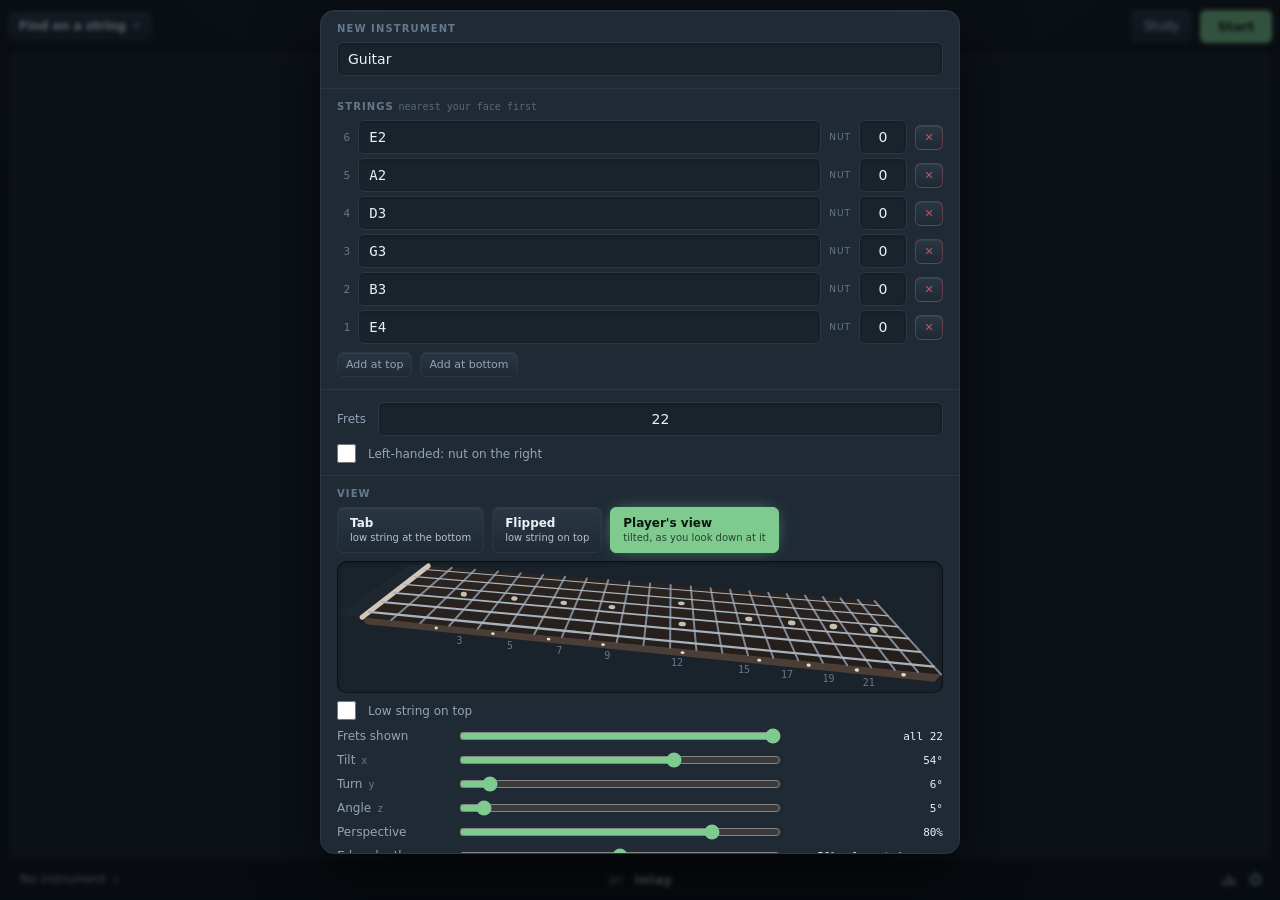
<file: index.html>
<!DOCTYPE html>
<html lang="en">
<head>
<meta charset="utf-8">
<meta name="viewport" content="width=device-width, initial-scale=1, viewport-fit=cover, user-scalable=no">
<meta name="apple-mobile-web-app-capable" content="yes">
<meta name="mobile-web-app-capable" content="yes">
<meta name="apple-mobile-web-app-title" content="inlay">
<meta name="apple-mobile-web-app-status-bar-style" content="black-translucent">
<meta name="theme-color" content="#1B2430">
<link rel="manifest" href="manifest.webmanifest">
<link rel="apple-touch-icon" href="apple-touch-icon.png">
<title>inlay</title>
<link rel="stylesheet" href="app.css">
<style>
  html,body{height:100%;overflow:hidden;overscroll-behavior:none}
  body{
    background-color:var(--ground);
    /* A single soft light from above, as in millitap. */
    background-image:radial-gradient(120% 76% at 50% -14%, #18232E 0%, rgba(24,35,46,0) 64%);
    color:var(--ink); font-family:var(--ui);
    -webkit-user-select:none; user-select:none; -webkit-tap-highlight-color:transparent;
    touch-action:manipulation;
    display:flex; flex-direction:column;
    padding:max(var(--sp2),env(safe-area-inset-top)) max(var(--sp2),env(safe-area-inset-right))
            max(var(--sp2),env(safe-area-inset-bottom)) max(var(--sp2),env(safe-area-inset-left));
    gap:6px;
  }

  /* The app bar sits at the bottom: what you're playing on the left, the app
     in the middle, settings on the right. */
  .appbar{display:grid;grid-template-columns:1fr auto 1fr;align-items:center;
    flex:0 0 auto;padding:0 var(--sp1)}

  /* The practice surface. The prompt reads at a glance above the well the
     fretboard will sit in. */
  .stage{flex:1 1 auto;display:flex;flex-direction:column;gap:4px;min-height:0}
  .strip{flex:0 0 auto;display:flex;align-items:center;gap:var(--sp2);min-height:36px}
  .prompt{flex:1 1 auto;min-width:0;display:flex;align-items:center;
    justify-content:center;font-size:17px;color:var(--ink-dim);text-align:center}
  .drillbtn{display:flex;align-items:center;gap:6px;padding:6px 10px;font-size:12px;
    flex:0 0 auto;max-width:34%}
  .drillbtn b{font-weight:600;white-space:nowrap;overflow:hidden;text-overflow:ellipsis}
  .drillbtn svg{width:9px;height:9px;fill:currentColor;opacity:.6;flex:0 0 auto}
  .score{flex:0 0 auto;font-family:var(--fig);font-size:12px;color:var(--ink-dim);
    font-variant-numeric:tabular-nums;white-space:nowrap}
  .score:empty{display:none}
  .runbtn{flex:0 0 auto;min-width:72px;padding:8px 14px;font-weight:600}
  .runbtn.stop{color:var(--miss);border-color:rgba(194,86,107,.5)}
  /* The drill panel opens from the strip above the board, not the app bar. */
  .settings.drillpanel{bottom:auto;top:calc(max(var(--sp2),env(safe-area-inset-top)) + 84px)}

  /* Name the note: twelve answers in one row, big enough for a thumb. */
  .answers{flex:0 0 auto;display:grid;grid-template-columns:repeat(12,1fr);gap:4px}
  .answers .ans{padding:10px 0;font-size:14px;font-weight:600;min-width:0}
  .answers .ans.right{background:var(--true);border-color:var(--true);color:#0C1710}
  .answers .ans.wrong{background:var(--miss);border-color:var(--miss);color:#fff}
  .answers .ans.pending{border-color:var(--ink);box-shadow:inset 0 0 0 1px var(--ink)}

  /* Study: beside Start, because it changes what the board does rather than
     what a drill asks, as millitap's listen toggle sits beside play. */
  .studybtn{flex:0 0 auto;padding:8px 12px;font-size:12px}
  .studybtn[aria-pressed="true"]{background:#E8A33D;border-color:#E8A33D;color:#1A1206;font-weight:600}
  .studybar{flex:0 0 auto;display:grid;gap:4px}
  .studybar .row{display:flex;align-items:center;gap:var(--sp2);flex-wrap:wrap}
  .studybar .lab{font-size:10px;font-weight:600;letter-spacing:.11em;text-transform:uppercase;
    color:var(--ink-mute)}
  .studybar .chip{padding:6px 10px;font-size:11px}
  .studybar .chip.sel{background:#E8A33D;border-color:#E8A33D;color:#1A1206;box-shadow:none}
  .studybar .roots{display:grid;grid-template-columns:repeat(12,1fr);gap:4px}
  .studybar .roots .chip{padding:7px 0;min-width:0}
  /* The scale or chord menu, dressed as the chips beside it. */
  .setpick{font-family:inherit;font-size:11px;color:var(--ink);padding:6px 8px;
    background:linear-gradient(var(--raise-a),var(--raise-b));border:1px solid var(--rule);
    border-radius:var(--r1);cursor:pointer}
  .setpick:focus-visible{outline:2px solid var(--true);outline-offset:2px}
  .board{flex:1 1 auto;min-height:140px;position:relative;background:var(--panel);
    border-radius:var(--r2);overflow:hidden;display:flex;align-items:center;
    justify-content:center;
    box-shadow:inset 0 0 0 1px rgba(0,0,0,.42), inset 0 2px 5px rgba(0,0,0,.34)}
  .empty{font-size:12px;line-height:1.6;color:var(--ink-mute);max-width:44ch;
    text-align:center;padding:var(--sp4)}

  /* Panels rise from the app bar they open from, and scroll if taller than
     the space above it. */
  .settings{position:fixed;z-index:20;left:50%;transform:translateX(-50%);
    bottom:calc(max(var(--sp2),env(safe-area-inset-bottom)) + 38px);
    width:calc(100% - var(--sp4));max-width:640px;
    max-height:calc(100% - 56px - env(safe-area-inset-top) - env(safe-area-inset-bottom));
    background:#1F2A35;border:1px solid var(--rule);border-radius:var(--r3);
    box-shadow:0 26px 64px rgba(0,0,0,.66), inset 0 1px 0 rgba(255,255,255,.055);
    overflow-y:auto;-webkit-overflow-scrolling:touch}
  .settings:focus{outline:none}
  #scrim{position:fixed;inset:0;z-index:19;background:rgba(5,9,13,.62);
    -webkit-backdrop-filter:blur(2px);backdrop-filter:blur(2px)}

  /* The instrument switcher is the app bar's left label: what you are
     practising on, and the way to change it, in one place. */
  .instbtn{justify-self:start;display:flex;align-items:center;gap:6px;min-width:0;
    max-width:100%;padding:6px 8px;background:none;border:none;box-shadow:none;
    color:var(--ink-dim);font-size:12px}
  .instbtn:active{background:none}
  .instbtn span{white-space:nowrap;overflow:hidden;text-overflow:ellipsis}
  .instbtn svg{width:9px;height:9px;fill:currentColor;opacity:.6;flex:0 0 auto}
  .instbtn.on{color:var(--ink)}

  /* The editor's view preview: the draft drawn as the board will draw it. */
  .fbprev{height:132px;background:var(--panel);border-radius:var(--r2);overflow:hidden;
    box-shadow:inset 0 0 0 1px rgba(0,0,0,.42), inset 0 2px 5px rgba(0,0,0,.34)}
  .slide{display:grid;grid-template-columns:minmax(110px,auto) 1fr minmax(150px,auto);
    align-items:center;gap:var(--sp3);font-size:12px;color:var(--ink-dim)}
  .slide input{width:100%;accent-color:var(--true)}
  .slide .val{font-family:var(--fig);font-size:11px;color:var(--ink);text-align:right}
  .slide .axis{font-style:normal;font-family:var(--fig);font-size:10px;color:var(--ink-mute)}
  /* What the sliders add up to, in the words you'd describe the picture by. */
  .effects{font-family:var(--fig);font-size:11px;color:var(--ink);padding:6px 10px;
    border-radius:var(--r1);background:rgba(255,255,255,.03);border-left:3px solid var(--ink-mute)}
  @media (max-width:520px){
    .slide{grid-template-columns:1fr auto}
    .slide input{grid-column:1 / -1;grid-row:2}
  }

  .strows{display:grid;gap:4px}
  .strow{display:flex;align-items:center;gap:var(--sp2)}
  .strow .sn{font-family:var(--fig);font-size:11px;color:var(--ink-mute);
    min-width:2ch;text-align:right;flex:0 0 auto}
  .strow .tune{flex:1;min-width:0;font-family:var(--fig)}
  .nutlab{font-size:9px;letter-spacing:.11em;text-transform:uppercase;color:var(--ink-mute)}

  .actions .btns{display:flex;align-items:center;gap:var(--sp2)}
  .grow{flex:1}
  .err{font-size:12px;line-height:1.5;color:var(--miss)}

  /* The editor's question before retuning an instrument with history. */
  .ask{display:grid;gap:var(--sp2);padding:10px 12px;border-radius:var(--r1);
    background:rgba(255,255,255,.03);border-left:3px solid #E8A33D}   /* millitap's amber: take care */
  .err:empty{display:none}

  .instrows{display:grid;gap:2px}
  .instrow{display:flex;align-items:center;gap:var(--sp2)}
  .instrow .pickme{flex:1;min-width:0;display:grid;gap:3px;text-align:left;
    background:rgba(255,255,255,.022);border:1px solid transparent;box-shadow:none;
    padding:9px 10px}
  .instrow .pickme b{font-size:13px;font-weight:600;
    white-space:nowrap;overflow:hidden;text-overflow:ellipsis}
  .instrow .pickme i{font-style:normal;font-family:var(--fig);font-size:10px;
    color:var(--ink-mute);white-space:nowrap;overflow:hidden;text-overflow:ellipsis}
  .instrow.sel .pickme{background:rgba(127,203,143,.12);border-color:var(--true)}

  /* The fretboard fills the well; the SVG's viewBox is set to the well's
     pixel size, so strokes and text stay crisp at any size. */
  .board.live{display:block;touch-action:none}
  .board.live.kbd{box-shadow:inset 0 0 0 2px var(--true)}

  /* The strip above the board: how many frets it shows, and the whole neck
     in miniature to move along it. */
  .neckctl{flex:0 0 auto;display:flex;align-items:center;gap:var(--sp3)}
  .spanctl{display:flex;align-items:center;gap:var(--sp1);flex:0 0 auto}
  .spanctl output{font-family:var(--fig);font-size:11px;color:var(--ink-dim);
    min-width:9ch;text-align:center;font-variant-numeric:tabular-nums}
  .spanctl .mini{min-width:32px;min-height:30px;font-size:14px}
  .nbwrap{flex:1 1 auto;height:30px;min-width:0;background:var(--panel);
    border-radius:var(--r1);overflow:hidden;
    box-shadow:inset 0 0 0 1px rgba(0,0,0,.42), inset 0 2px 4px rgba(0,0,0,.3)}
  .nb{display:block;width:100%;height:100%;cursor:pointer;touch-action:none}
  .nb:focus-visible{outline:2px solid var(--true);outline-offset:2px}
  .nb-wood{fill:url(#fbWood)}
  .nb-open{fill:rgba(255,255,255,.02)}
  .nb-fret{stroke:var(--fret);stroke-width:1;opacity:.7}
  .nb-nut{stroke:var(--nut);stroke-width:2}
  .nb-dot{fill:var(--pearl);opacity:.8}
  /* The window: the only coloured thing in the bar, so it reads at a glance. */
  .nb-win{fill:rgba(127,203,143,.16);stroke:var(--true);stroke-width:1.5}

  .prompt b{color:var(--ink);font-weight:600}
  .prompt i{font-style:normal;font-size:13px;color:var(--ink-mute);margin-left:var(--sp2)}

  .boardinfo{display:grid;gap:6px;justify-items:center;text-align:center;padding:var(--sp4)}
  .boardinfo b{font-size:15px;font-weight:600}
  .boardinfo i{font-style:normal;font-family:var(--fig);font-size:11px;color:var(--ink-dim)}
</style>
</head>
<body>

<!-- How much of the neck the board shows, and where: at the very top, where a
     thumb reaches it without covering the board. The bar is only there when
     the board shows part of the neck. -->
<div class="neckctl" id="neckctl" hidden>
  <div class="spanctl">
    <button class="mini" id="spanLess" type="button">−</button>
    <output id="spanVal"></output>
    <button class="mini" id="spanMore" type="button">+</button>
  </div>
  <div class="nbwrap" id="neckbar" hidden></div>
</div>

<!-- Shared SVG paint. A gradient is referenced by id, so it lives once in the
     document rather than in every redraw of the fretboard. -->
<svg width="0" height="0" style="position:absolute" aria-hidden="true">
  <defs>
    <linearGradient id="fbWood" x1="0" y1="0" x2="0" y2="1">
      <stop offset="0" style="stop-color:var(--wood-a)"/>
      <stop offset="1" style="stop-color:var(--wood-b)"/>
    </linearGradient>
  </defs>
</svg>

<main class="stage">
  <!-- Everything about the drill in one row, right above the board: which
       drill, what it's asking, how it's going, and Start/Stop. -->
  <div class="strip">
    <button id="drillBtn" class="drillbtn" type="button" aria-expanded="false" aria-controls="drillPanel">
      <b id="drillName"></b>
      <svg viewBox="0 0 10 10" aria-hidden="true"><path d="M1 3l4 4 4-4z"/></svg>
    </button>
    <div class="prompt" id="prompt" aria-live="polite"></div>
    <output class="score" id="score" aria-live="off"></output>
    <button id="studyBtn" class="studybtn" type="button" aria-pressed="false" aria-controls="studyBar">Study</button>
    <button id="runBtn" class="runbtn go" type="button">Start</button>
  </div>
  <div class="board" id="board"></div>
  <!-- Study's choices, under the board while it's on. Nothing here is scored. -->
  <div class="studybar" id="studyBar" hidden></div>
  <!-- Name the note: one button per note, shown only while that drill runs. -->
  <div class="answers" id="answers" hidden></div>
</main>

<!-- What you're playing, the app, and its settings: at the bottom, out of the
     way of the practice above it. -->
<footer class="appbar">
  <button id="instBtn" class="instbtn" aria-expanded="false" aria-controls="instPanel">
    <span id="instName">No instrument</span>
    <svg viewBox="0 0 10 10" aria-hidden="true"><path d="M1 7l4-4 4 4z"/></svg>
  </button>
  <span class="brand">
    <svg class="mark" viewBox="0 0 24 24" aria-hidden="true">
      <rect class="nut"  x="3.4"  y="5.6" width="1.2" height="12.8"/>
      <rect class="fret" x="9.4"  y="5.6" width="0.7" height="12.8"/>
      <rect class="fret" x="14.7" y="5.6" width="0.7" height="12.8"/>
      <rect class="fret" x="20"   y="5.6" width="0.7" height="12.8"/>
      <rect class="str"  x="4"    y="7.7"  width="16.7" height="0.5"/>
      <rect class="str"  x="4"    y="10.3" width="16.7" height="0.6"/>
      <rect class="str"  x="4"    y="13"   width="16.7" height="0.7"/>
      <rect class="str"  x="4"    y="15.6" width="16.7" height="0.8"/>
      <circle class="pearl" cx="12.2" cy="12" r="1.2"/>
      <circle class="found" cx="6.9" cy="16" r="1.8"/>
    </svg>
    <h1>inlay</h1>
  </span>
  <span class="navs">
    <a class="navbtn" id="histLink" href="history.html">
      <svg viewBox="0 0 24 24" aria-hidden="true">
        <rect x="3" y="13" width="4.6" height="8" rx="1.2"/>
        <rect x="9.7" y="6.5" width="4.6" height="14.5" rx="1.2"/>
        <rect x="16.4" y="10" width="4.6" height="11" rx="1.2"/>
      </svg>
    </a>
    <button id="gear" class="navbtn" aria-expanded="false" aria-controls="settings">
      <svg viewBox="0 0 24 24" aria-hidden="true"><path d="M19.14 12.94a7.07 7.07 0 0 0 .06-.94 7.07 7.07 0 0 0-.06-.94l2.03-1.58a.5.5 0 0 0 .12-.61l-1.92-3.32a.5.5 0 0 0-.6-.22l-2.39.96a7.03 7.03 0 0 0-1.62-.94l-.36-2.54a.5.5 0 0 0-.5-.42h-3.84a.5.5 0 0 0-.5.42l-.36 2.54c-.59.24-1.13.56-1.62.94l-2.39-.96a.5.5 0 0 0-.6.22L2.74 8.87a.5.5 0 0 0 .12.61l2.03 1.58c-.04.31-.06.62-.06.94s.02.63.06.94l-2.03 1.58a.5.5 0 0 0-.12.61l1.92 3.32c.12.22.38.3.6.22l2.39-.96c.49.38 1.03.7 1.62.94l.36 2.54c.04.24.25.42.5.42h3.84c.25 0 .46-.18.5-.42l.36-2.54c.59-.24 1.13-.56 1.62-.94l2.39.96c.22.08.48 0 .6-.22l1.92-3.32a.5.5 0 0 0-.12-.61l-2.03-1.58zM12 15.6A3.6 3.6 0 1 1 12 8.4a3.6 3.6 0 0 1 0 7.2z"/></svg>
    </button>
  </span>
</footer>

<div id="scrim" hidden></div>
<div class="settings" id="instPanel" role="dialog" aria-modal="true"
     aria-labelledby="instTitle" tabindex="-1" hidden>
  <div class="sect">
    <h2 id="instTitle">Instruments</h2>
    <div class="instrows" id="instRows"></div>
    <div class="pick"><button id="instNew">New instrument</button></div>
  </div>
</div>

<div class="settings" id="editPanel" role="dialog" aria-modal="true" tabindex="-1" hidden></div>

<div class="settings drillpanel" id="drillPanel" role="dialog" aria-modal="true"
     aria-label="Drill" tabindex="-1" hidden></div>

<div class="settings" id="settings" role="dialog" aria-modal="true"
     aria-label="Settings" tabindex="-1" hidden>
  <div class="sect">
    <h2 id="npLabel">Note names</h2>
    <div class="pick" id="notePick" role="radiogroup" aria-labelledby="npLabel"></div>
  </div>

  <!-- Everything stays on this device, so a backup file is the only way to
       keep it safe or move it. As in millitap, these two are on both pages;
       deleting it all is only on the history page, set apart at the bottom. -->
  <div class="sect">
    <h2>Your data</h2>
    <p class="note" id="dataNote"></p>
    <div class="pick">
      <button id="exportBtn" type="button">Export backup</button>
      <button id="importBtn" type="button">Import backup</button>
      <input id="importFile" type="file" accept=".json,application/json" hidden>
    </div>
  </div>

  <!-- Metadata, not a donation bar, and in millitap's order: lowest commitment
       first, so a one-off tip reads before a recurring one. What each link is
       for is said on hover, not in the line. -->
  <div class="sect about">
    <p>
      inlay <b id="aboutVer">—</b>
      <span class="sep">·</span>
      <a href="https://github.com/tehClayton/inlay" id="aboutSrc"
         target="_blank" rel="noopener noreferrer">source</a>
      <span class="sep">·</span>
      <a href="https://buymeacoffee.com/ditherstudio" id="aboutBmc"
         target="_blank" rel="noopener noreferrer">buy me a coffee</a>
      <span class="sep">·</span>
      <a href="https://www.patreon.com/DitherStudio" id="aboutPat"
         target="_blank" rel="noopener noreferrer">patreon</a>
    </p>
  </div>
</div>

<div id="msg" role="status" aria-live="polite"></div>
<!-- Heard, not seen: what just happened — an answer's result, where the
     fretboard's cursor has moved. The prompt announces itself. -->
<div id="announce" class="sr" aria-live="assertive"></div>
<button id="toast" type="button" hidden>Updated — tap to reload</button>

<script type="module">
import {
  $, h, fill, label, say, showVersion, watchForUpdates,
  initPanels, openPanel, closePanel, isOpen,
} from "./ui.js";
import {
  loadInstruments, saveInstrument, deleteInstrument, loadSettings, saveSettings,
  saveSession, sessionsFor,
} from "./store.js";
import { wireBackup, dataNote } from "./data.js";
import { summarize, MIN_ANSWERS } from "./sessions.js";
import { newInstrument, summary, pitchAt, stringNumber } from "./instrument.js";
import { noteName, pitchName, pitchClass, degreeName, SCALES, CHORDS } from "./theory.js";
import { newStudy, studyMarks, studyTap, studySummary } from "./study.js";
import { renderEditor } from "./editor.js";
import { createFretboard, createNeckBar } from "./fretboard.js";
import { lastFrom } from "./instrument.js";
import { createPractice, where } from "./practice.js";

let settings = loadSettings();
let instruments = loadInstruments();

/* The instrument in use: the one last chosen, or failing that the first. */
const current = () =>
  instruments.find(i => i.id === settings.instrument) ?? instruments[0] ?? null;

const STORAGE_FAILED = "Couldn't save: this browser isn't letting inlay store anything.";

initPanels();

/* A panel's opener shows it is open, the way millitap's gear does. */
function panelButton(btn, panel, render){
  btn.onclick = () => {
    if (isOpen(panel)) { closePanel(panel); return; }
    render();
    btn.classList.add("on");
    btn.setAttribute("aria-expanded", "true");
    openPanel(panel, { opener: btn, onClose: () => {
      btn.classList.remove("on");
      btn.setAttribute("aria-expanded", "false");
    }});
  };
}

/* ---------------------------------------------------------------- board */
let board = null, bar = null, practice = null;
let from = 0;             // the first fret in view, when the board shows part of the neck

/* ---------------------------------------------------------- frets shown */
/* The steps − and + move through. 0 is the whole neck, and sits at the top:
   "+" from the widest window shows everything. */
const SPANS = [3, 4, 5, 6, 7, 8, 10, 12, 0];
const spanSteps = inst => SPANS.filter(s => s === 0 || s < inst.frets);
const partial = inst => !!inst.view.span && inst.view.span < inst.frets;

/* Where the instrument's span sits among the steps. A span that is no
   longer less than the neck (its frets were edited down) counts as all; one
   that isn't a step sits just below the next step up. */
function spanStep(inst){
  const steps = spanSteps(inst);
  const cur = partial(inst) ? inst.view.span : 0;
  const at = steps.indexOf(cur);
  return { steps, at: at >= 0 ? at : steps.findIndex(s => s === 0 || s > cur) - 0.5 };
}

function stepSpan(delta){
  const inst = current();
  if (!inst) return;
  const { steps, at } = spanStep(inst);
  // Between two steps, − and + go to the one on that side.
  const to = Number.isInteger(at) ? at + delta : (delta > 0 ? Math.ceil(at) : Math.floor(at));
  const next = steps[Math.max(0, Math.min(steps.length - 1, to))];
  if (next === inst.view.span) return;
  const changed = { ...inst, view: { ...inst.view, span: next } };
  if (!saveInstrument(changed)){ say(STORAGE_FAILED); return; }
  instruments = loadInstruments();
  from = Math.min(from, lastFrom(changed));
  renderBoard();
}
$("spanLess").onclick = () => stepSpan(-1);
$("spanMore").onclick = () => stepSpan(+1);
label($("spanLess"), "Show fewer frets at a time");
label($("spanMore"), "Show more frets at a time");

function renderNeckCtl(inst){
  $("neckctl").hidden = !inst;
  if (!inst) return;
  const { steps, at } = spanStep(inst);
  $("spanVal").textContent = partial(inst) ? `${inst.view.span} frets` : "all frets";
  $("spanLess").disabled = at <= 0;
  $("spanMore").disabled = at >= steps.length - 1;
  $("neckbar").hidden = !partial(inst);
  if (partial(inst)){
    if (!bar) bar = createNeckBar($("neckbar"), { onMove: f => {
      from = f;
      board.moveTo(f);
      practice.rangeChanged();       // a run asks from wherever the window is now
    }});
    bar.show(inst, from);
  }
}

/* Between runs, tapping a position names it. It is also the quickest way to
   check an instrument is set up the way it is held. During a run, taps are
   answers. */
function tapped(pos, e){
  if (practice.running){ practice.tap(pos, e); return; }
  const inst = current();
  const midi = pitchAt(inst, pos.string, pos.fret);
  if (midi === null) return;
  if (study){ studyTapped(pos, midi); return; }
  board.clearMarks();
  board.mark(pos, "note", noteName(midi, settings.notePref));
  const where = `string ${stringNumber(pos.string, inst.strings.length)}, ` +
                (pos.fret === inst.strings[pos.string].start ? "open" : `fret ${pos.fret}`);
  fill($("prompt"), h("b", {}, pitchName(midi, settings.notePref)), h("i", {}, where));
}

/* --------------------------------------------------------------- study */
/* Unscored exploring: null when off. Its choices last while the page is
   open, and a run starting puts it away. */
let study = null, lastStudy = newStudy();

function setStudy(on){
  if (on && practice.running) practice.stop();
  study = on ? lastStudy : null;
  $("studyBtn").setAttribute("aria-pressed", String(!!study));
  $("studyBar").hidden = !study;
  if (!on) board?.clearMarks();
  renderBoard();
}
$("studyBtn").onclick = () => setStudy(!study);
label($("studyBtn"), "Study — label the neck by note or interval; nothing is scored or saved");

function changeStudy(next){
  study = lastStudy = next;
  renderStudy();
}

/* The study's marks, bar and line, from its state. */
function renderStudy(){
  const inst = current();
  if (!study || !inst || !board) return;
  board.setMarks(studyMarks(inst, study, settings.notePref));
  fill($("prompt"), h("b", {}, "Study"), h("i", {}, studySummary(study, settings.notePref)));
  const chip = (on, text, onclick, role = "radio") => h("button", { class: "chip" + (on ? " sel" : ""),
    type: "button", role, "aria-checked": String(on), onclick }, text);
  const group = (name, kids) => h("div", { class: "pick", role: "radiogroup", "aria-label": name }, kids);
  fill($("studyBar"),
    h("div", { class: "row" },
      h("span", { class: "lab" }, "Show"),
      group("Show", [
        chip(study.show === "tapped", "Frets I tap", () => changeStudy({ ...study, show: "tapped" })),
        chip(study.show === "all", "Every note", () => changeStudy({ ...study, show: "all" })),
        chip(study.show === "set", "Scale or chord", () => changeStudy({ ...study, show: "set" })),
      ]),
      // Which scale or chord: a menu, since the library has 23 of them.
      study.show === "set" ? h("select", { class: "setpick", "aria-label": "Scale or chord",
        onchange: e => changeStudy({ ...study, set: e.target.value }) },
        [["scale", "Scales", SCALES], ["chord", "Chords", CHORDS]].map(([kind, title, lib]) =>
          h("optgroup", { label: title }, Object.entries(lib).map(([id, s]) =>
            h("option", { value: `${kind}:${id}`, selected: study.set === `${kind}:${id}` }, s.name))))) : null,
      h("span", { class: "lab" }, "As"),
      group("Label as", [
        chip(study.labels === "notes", "Names", () => changeStudy({ ...study, labels: "notes" })),
        chip(study.labels === "degrees", "Intervals", () => changeStudy({ ...study, labels: "degrees" })),
      ]),
      study.show === "tapped" && study.picked.size
        ? h("button", { class: "mini", type: "button", onclick: () => changeStudy({ ...study, picked: new Set() }) }, "Clear")
        : null),
    // The root: needed for intervals, and marked on the neck either way.
    h("div", { class: "roots", role: "radiogroup", "aria-label": "Root" },
      Array.from({ length: 12 }, (_, pc) => {
        const b = chip(study.root === pc, noteName(pc, settings.notePref),
          () => changeStudy({ ...study, root: study.root === pc ? null : pc }));
        label(b, `Root ${noteName(pc, "both")}${study.root === pc ? " (tap again for none)" : ""}`);
        return b;
      })));
}

/* A tap in study labels the fret, or takes its label off, and says what's there. */
function studyTapped(pos, midi){
  const inst = current();
  changeStudy(studyTap(study, pos));
  const deg = study.root != null ? ` · the ${degreeName(pitchClass(midi), study.root)} of ${noteName(study.root, settings.notePref)}` : "";
  fill($("prompt"), h("b", {}, pitchName(midi, settings.notePref)), h("i", {}, `${where(inst, pos)}${deg}`));
  announce(`${pitchName(midi, settings.notePref)}, ${where(inst, pos)}${deg}`);
}

/* Says what's heard but not seen. Cleared first, so saying the same thing
   twice running is still heard twice. */
function announce(text){
  const el = $("announce");
  el.textContent = "";
  requestAnimationFrame(() => { el.textContent = text; });
}

/* The keyboard cursor moved: where it is, and between runs the note there
   too. During a run the note is the answer, so only the place is said. */
function cursorMoved(pos){
  const inst = current();
  if (!inst) return;
  const midi = pitchAt(inst, pos.string, pos.fret);
  const note = practice.running ? "" : `: ${noteName(midi, settings.notePref)}`;
  const deg = !practice.running && study && study.root != null
    ? `, the ${degreeName(pitchClass(midi), study.root)} of ${noteName(study.root, settings.notePref)}` : "";
  announce(`${where(inst, pos)}${note}${deg}`);
}

function renderBoard(){
  const inst = current();
  $("instName").textContent = inst ? inst.name : "No instrument";
  label($("instBtn"), inst ? `Instrument: ${inst.name}. Switch or edit` : "Set up an instrument");
  if (!practice.running) fill($("prompt"));
  if (inst) from = Math.min(from, lastFrom(inst));   // frets may have been edited down
  renderNeckCtl(inst);
  if (inst){
    $("board").classList.add("live");
    if (!board) board = createFretboard($("board"), { onTap: tapped, onCursor: cursorMoved });
    board.show(inst, { from });
    // A run carries on with a prompt from whatever changed; otherwise, the
    // idle line.
    if (practice.running) practice.rangeChanged();
    else if (study) renderStudy();
    else fill($("prompt"), h("i", {}, `${summary(inst, settings.notePref)} — tap a fret to name it`));
  } else {
    if (study){ study = null; $("studyBtn").setAttribute("aria-pressed", "false"); $("studyBar").hidden = true; }
    practice.stop();
    if (board){ board.destroy(); board = null; }
    $("board").classList.remove("live");
    fill($("board"), h("div", { class: "boardinfo" },
      h("p", { class: "empty" }, "Tell inlay what you play: strings, tuning and frets."),
      h("button", { class: "go", onclick: e => edit(null, e.currentTarget) }, "Set up an instrument")));
  }
}

/* ----------------------------------------------------------- instruments */
function use(inst){
  if (settings.instrument !== inst.id){
    from = 0;                        // a different neck starts at the nut
    practice.instrumentChanged();    // and its strings aren't these strings
  }
  settings.instrument = inst.id;
  saveSettings({ instrument: inst.id });
  renderBoard();
}

function renderInstruments(){
  const cur = current();
  fill($("instRows"), ...instruments.map(inst => {
    const pick = h("button", { class: "pickme", onclick: () => { use(inst); closePanel($("instPanel")); } },
      h("b", {}, inst.name), h("i", {}, summary(inst, settings.notePref)));
    if (inst === cur) pick.setAttribute("aria-current", "true");
    const ed = h("button", { class: "mini", onclick: e => edit(inst, e.currentTarget) }, "Edit");
    label(ed, `Edit ${inst.name}`);
    return h("div", { class: "instrow" + (inst === cur ? " sel" : "") }, pick, ed);
  }));
}

panelButton($("instBtn"), $("instPanel"), renderInstruments);
$("instNew").onclick = e => edit(null, e.currentTarget);

/* Opens the editor on `inst`, or on a new instrument when null. */
function edit(inst, opener){
  const isNew = !inst;
  const done = () => closePanel($("editPanel"));
  const history = inst ? sessionsFor(inst.id).length : 0;
  renderEditor($("editPanel"), {
    inst: inst ?? newInstrument(),
    isNew,
    history,
    notePref: settings.notePref,
    boardSize: { width: $("board").clientWidth, height: $("board").clientHeight },
    onCancel: done,
    /* `asNew`: the strings changed on an instrument with history, and you
       chose to keep the old one as it was and save this as another. */
    onSave: (saved, { asNew = false } = {}) => {
      if (asNew){
        const now = Date.now();
        saved = { ...saved, id: crypto.randomUUID(), created: now, updated: now };
      }
      if (!saveInstrument(saved)){ say(STORAGE_FAILED); return; }
      instruments = loadInstruments();
      if (isNew || asNew) use(saved); else renderBoard();
      if (isOpen($("instPanel"))) renderInstruments();
      done();
      say(isNew || asNew ? `Added ${saved.name}` : `Saved ${saved.name}`);
    },
    onDelete: gone => {
      const n = sessionsFor(gone.id).length;
      const also = n ? ` Its practice history (${n} session${n === 1 ? "" : "s"}) goes with it.` : "";
      if (!confirm(`Delete "${gone.name}"?${also} This can't be undone.`)) return;
      if (!deleteInstrument(gone.id)){ say(STORAGE_FAILED); return; }
      instruments = loadInstruments();
      if (settings.instrument === gone.id && instruments[0]) use(instruments[0]);
      renderBoard();
      if (isOpen($("instPanel"))) renderInstruments();
      done();
      say(`Deleted ${gone.name}`);
    },
  });
  openPanel($("editPanel"), { opener });
}

/* ------------------------------------------------------------- settings */
function renderSettings(){
  const labels = { sharp: "Sharps", flat: "Flats", both: "Both" };
  fill($("notePick"), ...Object.entries(labels).map(([pref, text]) => {
    const on = settings.notePref === pref;
    const b = h("button", {
      class: "chip" + (on ? " sel" : ""), role: "radio", "aria-checked": String(on),
      onclick: () => {
        settings.notePref = pref;
        if (!saveSettings({ notePref: pref })) say(STORAGE_FAILED);
        renderSettings();
        renderBoard();
      },
    }, `${text} ${noteName(1, pref)}`);
    return b;
  }));
}

label($("gear"), "Settings");
label($("histLink"), "History — where on the neck you're quick, slow or unsure");
panelButton($("gear"), $("settings"), () => { renderSettings(); renderData(); });

/* ------------------------------------------------------------ your data */
function renderData(){
  $("dataNote").textContent = dataNote();
}

wireBackup({
  exportBtn: $("exportBtn"), importBtn: $("importBtn"), importFile: $("importFile"),
  beforeImport: () => practice.stop(),
  changed: () => {
    instruments = loadInstruments();
    if (!current() && instruments[0]) use(instruments[0]);
    renderBoard();
    renderData();
  },
});

/* ------------------------------------------------------------- practice */
/* The board is created when there's an instrument to draw, so the loop is
   handed a stand-in that reaches whichever board exists. */
practice = createPractice({
  board: {
    clearMarks: () => board && board.clearMarks(),
    mark: (...a) => board && board.mark(...a),
    setDim: d => board && board.setDim(d),
  },
  getInst: current,
  getFrom: () => from,
  getSettings: () => settings,
  saveSettings: patch => {
    Object.assign(settings, patch);
    if (!saveSettings(patch)) say(STORAGE_FAILED);
  },
  // Stopped: the strip goes back to naming what you tap.
  // A run puts study away; stopped, the strip goes back to naming what you tap.
  onChange: running => {
    if (running && study){ study = null; $("studyBtn").setAttribute("aria-pressed", "false"); $("studyBar").hidden = true; }
    if (!running) renderBoard();
  },
  onSession: keep,
  announce,
});

/* Space starts and stops a run, and Escape stops one — when nothing else
   wants the key: a button or field has its own use for Space, the
   fretboard taps with it while its keyboard cursor is showing (a tap
   focuses it too, but without the cursor), and Escape closes an open
   panel first. */
addEventListener("keydown", e => {
  if (e.defaultPrevented || e.ctrlKey || e.metaKey || e.altKey) return;
  const inControl = e.target instanceof Element &&
    e.target.closest("button, input, select, textarea, a, .kbd > .fb, .settings");
  if (e.key === " " && !inControl){ e.preventDefault(); $("runBtn").click(); }
  else if (e.key === "Escape" && practice.running){ e.preventDefault(); practice.stop(); }
});

/* A run handed over to be kept: on Stop (done), or quietly when the page is
   hidden mid-run. Short runs aren't kept; a full store makes room by
   dropping the oldest sessions, and says so. */
function keep(recorder, done){
  if (recorder.answers < MIN_ANSWERS){
    if (done) say(`Not saved: a run needs ${MIN_ANSWERS} answers to be kept.`);
    return;
  }
  const record = recorder.record();
  const { ok, pruned } = saveSession(record);
  if (!ok){
    if (done) say("Couldn't save this run: storage is full or blocked.", 4000);
    return;
  }
  if (pruned) say(`Storage was full, so the ${pruned} oldest sessions were removed. ` +
                  `Export a backup to keep your history.`, 6000);
  else if (done){
    const s = summarize(record);
    const time = s.typicalMs ? ` · ${(s.typicalMs / 1000).toFixed(1)}s` : "";
    say(`Saved: ${s.answers} answers · ${Math.round(s.accuracy * 100)}%${time}`);
  }
}

renderBoard();
/* First visit: straight into setting up an instrument, since there is
   nothing else to do until there is one. */
if (!instruments.length) edit(null, $("instBtn"));

/* --------------------------------------------------------------- footer */
label($("aboutSrc"), "inlay on GitHub — the source and how to report a problem");
label($("aboutBmc"), "Buy me a coffee — a one-off tip if this has been useful");
label($("aboutPat"), "Patreon — support ongoing development");
showVersion($("aboutVer"));

/* -------------------------------------------------------------- install */
watchForUpdates();
</script>
</body>
</html>
</file>
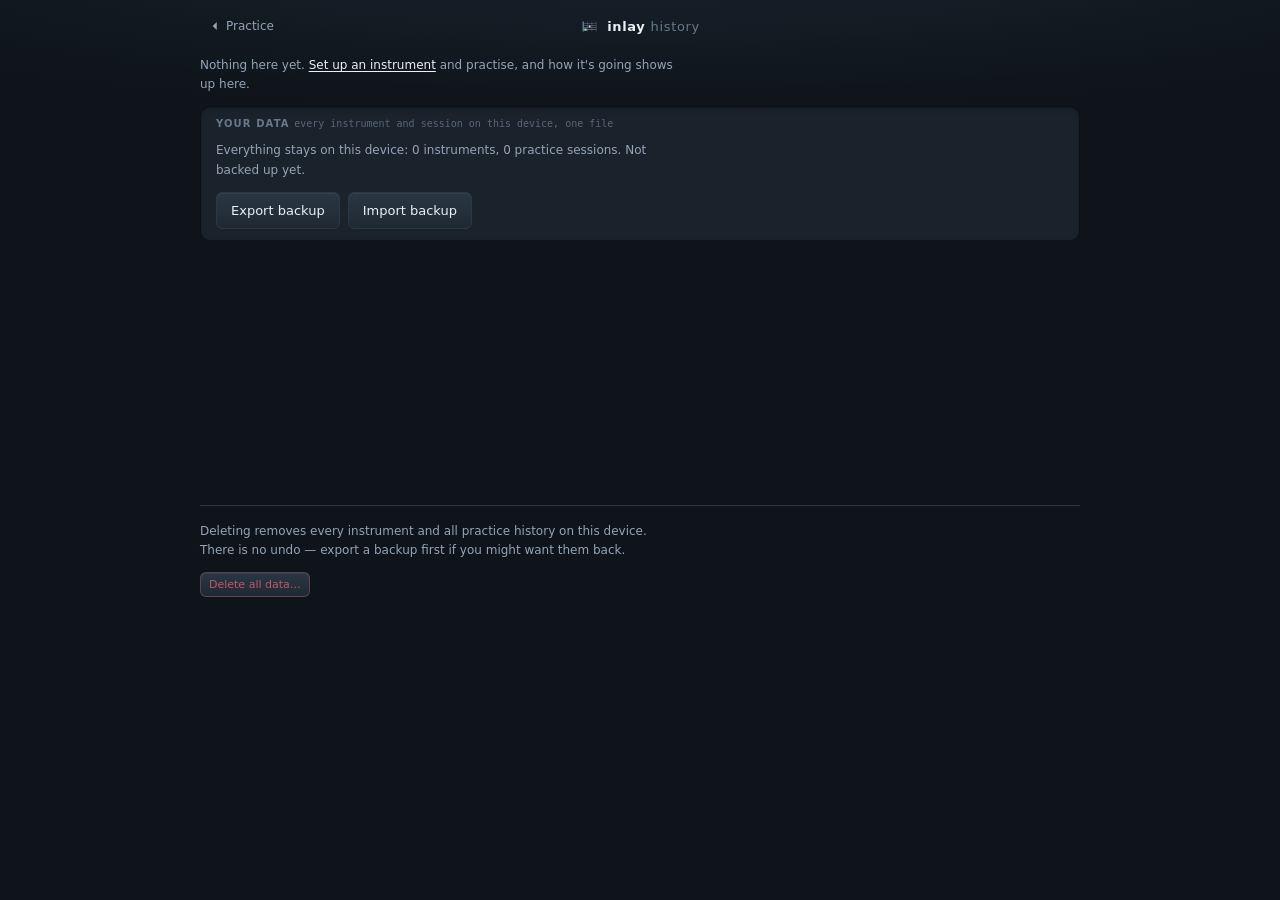
<file: history.html>
<!DOCTYPE html>
<html lang="en">
<head>
<meta charset="utf-8">
<meta name="viewport" content="width=device-width, initial-scale=1, viewport-fit=cover">
<meta name="apple-mobile-web-app-capable" content="yes">
<meta name="mobile-web-app-capable" content="yes">
<meta name="apple-mobile-web-app-title" content="inlay">
<meta name="apple-mobile-web-app-status-bar-style" content="black-translucent">
<meta name="theme-color" content="#1B2430">
<link rel="manifest" href="manifest.webmanifest">
<link rel="apple-touch-icon" href="apple-touch-icon.png">
<title>inlay · history</title>
<link rel="stylesheet" href="app.css">
<style>
  /* Unlike the practice page, this one scrolls: it's read, not played. */
  body{
    min-height:100%;
    background-color:var(--ground);
    background-image:radial-gradient(120% 40% at 50% -8%, #18232E 0%, rgba(24,35,46,0) 64%);
    background-repeat:no-repeat;
    color:var(--ink); font-family:var(--ui);
    -webkit-tap-highlight-color:transparent;
    padding:max(var(--sp2),env(safe-area-inset-top)) max(var(--sp3),env(safe-area-inset-right))
            max(var(--sp5),env(safe-area-inset-bottom)) max(var(--sp3),env(safe-area-inset-left));
  }
  .wrap{max-width:880px;margin:0 auto;display:grid;gap:var(--sp3)}
  .stack{display:grid;gap:var(--sp3);min-width:0}

  /* Back to practice on the left, the app in the middle, as the practice
     page's bar has it at the bottom. */
  .top{display:grid;grid-template-columns:1fr auto 1fr;align-items:center;min-height:36px}
  .back{justify-self:start;display:flex;align-items:center;gap:4px;padding:6px 8px;
    color:var(--ink-dim);font-size:12px;text-decoration:none;border-radius:var(--r1)}
  .back svg{width:14px;height:14px;fill:currentColor}
  .back:hover{color:var(--ink)}
  .back:focus-visible{outline:2px solid var(--true);outline-offset:2px}
  .top h1 .sub{font-weight:400;color:var(--ink-mute)}

  /* Every block is a recessed card: this page holds things you read. */
  .card{background:var(--panel);border-radius:var(--r2);padding:var(--sp3) var(--sp4);
    display:grid;gap:var(--sp3);
    box-shadow:inset 0 0 0 1px rgba(0,0,0,.42), inset 0 2px 5px rgba(0,0,0,.34)}
  .card h2{font-size:10px;font-weight:600;letter-spacing:.11em;
    text-transform:uppercase;color:var(--ink-mute)}
  .note a{color:var(--ink);text-underline-offset:2px}
  .note a:focus-visible{outline:2px solid var(--true);outline-offset:2px}
  .filters{display:grid;gap:var(--sp2)}
  .filters .row{display:flex;align-items:baseline;gap:var(--sp3);flex-wrap:wrap}
  .filters .lab{font-size:10px;font-weight:600;letter-spacing:.11em;text-transform:uppercase;
    color:var(--ink-mute);min-width:9ch}

  /* The headline numbers, in millitap's readout style: a figure over its name. */
  .tiles{display:grid;grid-template-columns:repeat(auto-fit,minmax(112px,1fr));gap:var(--sp2)}
  .tile{background:var(--panel);border-radius:var(--r2);padding:var(--sp3);display:grid;gap:2px;
    box-shadow:inset 0 0 0 1px rgba(0,0,0,.42), inset 0 2px 5px rgba(0,0,0,.34)}
  .tile b{font-family:var(--fig);font-size:19px;font-weight:500;font-variant-numeric:tabular-nums}
  .tile i{font-style:normal;font-size:10px;letter-spacing:.08em;text-transform:uppercase;color:var(--ink-mute)}
  .tile.lead b{color:var(--true)}

  .cardhead{display:flex;align-items:center;justify-content:space-between;gap:var(--sp3);flex-wrap:wrap}
  .heatwell{height:clamp(170px,28vw,260px);background:var(--ground);border-radius:var(--r1);overflow:hidden}
  .legend{display:flex;align-items:center;gap:var(--sp2);flex-wrap:wrap;
    font-family:var(--fig);font-size:10px;color:var(--ink-mute)}
  .legend .bar{width:120px;height:8px;border-radius:4px}
  .legend .gap{flex:0 0 var(--sp3)}
  .legend .hol{display:inline-block;width:12px;height:10px;border:2px dashed var(--ink-mute);
    border-radius:2px;vertical-align:-1px}
  .detail{font-size:12px;color:var(--ink-dim);min-height:1.6em}
  .detail b{color:var(--ink);font-weight:600}

  /* Charts, as millitap draws them. Marks wear classes, not inline colours. */
  :root{ --c-grid:rgba(147,164,183,.14); --c-axis:rgba(147,164,183,.62); }
  .chart{position:relative;width:100%;min-width:0}
  .chart svg{display:block;width:100%;height:auto;font-family:var(--fig)}
  .gl{stroke:var(--c-grid);stroke-width:1}
  .ax{fill:var(--c-axis);font-size:9px}
  .trend{fill:none;stroke:var(--ink-dim);stroke-width:2;stroke-opacity:.4;stroke-linejoin:round}
  .pt{fill:var(--ink-dim);stroke:var(--panel);stroke-width:2}
  /* Limits are reference, not data: dashed and recessive. The centre line is
     solid, because it's a fact about you rather than a threshold. */
  .lim{stroke:var(--ink-mute);stroke-width:1.25;stroke-dasharray:5 4;stroke-opacity:.75}
  .cl{stroke:var(--ink-dim);stroke-width:1.25;stroke-opacity:.6}
  .limlab{fill:var(--ink-mute);font-size:8px;letter-spacing:.06em;opacity:.85}
  .sigring{fill:none;stroke:var(--miss);stroke-width:1.75;stroke-opacity:.9}
  .legend .sig{display:inline-block;width:10px;height:10px;border-radius:50%;
    border:2px solid var(--miss);vertical-align:-1px}
  .whisk{stroke:var(--ink-dim);stroke-width:4;stroke-opacity:.34;stroke-linecap:round}
  .pt.thin{fill:var(--panel);stroke:var(--ink-dim);stroke-width:1.5}
  .ax.cat{fill:var(--ink-dim);font-size:10px}
  .ax.acc.weak{fill:var(--miss)}
  .pair{display:grid;grid-template-columns:3fr 2fr;gap:var(--sp4)}
  .pair h3{font-size:10px;font-weight:500;color:var(--ink-mute);margin-bottom:4px}
  @media (max-width:640px){ .pair{grid-template-columns:1fr} }
  .legend .dotk{display:inline-block;width:9px;height:9px;border-radius:50%;
    background:var(--ink-dim);vertical-align:-1px}
  .legend .dotk.thin{background:none;border:1.5px solid var(--ink-dim)}
  .legend .weak{color:var(--miss)}
  #tip{position:fixed;z-index:40;pointer-events:none;display:grid;gap:2px;max-width:260px;
    background:var(--panel-hi);border:1px solid var(--rule);border-radius:var(--r1);
    padding:7px 10px;font-size:11px;color:var(--ink-dim);box-shadow:0 10px 28px rgba(0,0,0,.5)}
  #tip b{color:var(--ink);font-weight:600}

  .tablewrap{overflow-x:auto;-webkit-overflow-scrolling:touch}
  table{width:100%;border-collapse:collapse;font-size:12px}
  th{font-size:10px;font-weight:600;letter-spacing:.08em;text-transform:uppercase;
    color:var(--ink-mute);text-align:left;padding:6px 8px;border-bottom:1px solid var(--rule);white-space:nowrap}
  td{padding:7px 8px;border-bottom:1px solid rgba(43,55,67,.5);color:var(--ink-dim);white-space:nowrap}
  td.drill{color:var(--ink);white-space:normal;min-width:16ch}
  th.n, td.n{text-align:right;font-family:var(--fig);font-variant-numeric:tabular-nums}
  tbody tr:last-child td{border-bottom:none}
  .more{justify-self:start}

  /* Deliberately alone, as in millitap: below a rule and a good stretch of
     nothing, so it's never a thumb's width from Import. */
  .dangerzone{margin-top:28vh;padding-top:var(--sp4);border-top:1px solid var(--rule);
    display:grid;gap:var(--sp3);justify-items:start}
  .dangerzone .btns{display:flex;gap:var(--sp2)}
</style>
</head>
<body>
<!-- The fretboard's wood, referenced by id as on the practice page. -->
<svg width="0" height="0" style="position:absolute" aria-hidden="true">
  <defs>
    <linearGradient id="fbWood" x1="0" y1="0" x2="0" y2="1">
      <stop offset="0" style="stop-color:var(--wood-a)"/>
      <stop offset="1" style="stop-color:var(--wood-b)"/>
    </linearGradient>
  </defs>
</svg>
<div class="wrap">
  <header class="top">
    <a class="back" href="./">
      <svg viewBox="0 0 24 24" aria-hidden="true"><path d="M15 5l-7 7 7 7z"/></svg>
      Practice
    </a>
    <span class="brand">
      <svg class="mark" viewBox="0 0 24 24" aria-hidden="true">
        <rect class="nut"  x="3.4"  y="5.6" width="1.2" height="12.8"/>
        <rect class="fret" x="9.4"  y="5.6" width="0.7" height="12.8"/>
        <rect class="fret" x="14.7" y="5.6" width="0.7" height="12.8"/>
        <rect class="fret" x="20"   y="5.6" width="0.7" height="12.8"/>
        <rect class="str"  x="4"    y="7.7"  width="16.7" height="0.5"/>
        <rect class="str"  x="4"    y="10.3" width="16.7" height="0.6"/>
        <rect class="str"  x="4"    y="13"   width="16.7" height="0.7"/>
        <rect class="str"  x="4"    y="15.6" width="16.7" height="0.8"/>
        <circle class="pearl" cx="12.2" cy="12" r="1.2"/>
        <circle class="found" cx="6.9" cy="16" r="1.8"/>
      </svg>
      <h1>inlay <span class="sub">history</span></h1>
    </span>
  </header>

  <main class="stack" id="main">
    <section class="card filters" id="filters" aria-label="Show"></section>
    <p class="note" id="empty" hidden></p>
    <div id="report" hidden>
      <div class="stack">
        <div class="tiles" id="tiles"></div>

        <!-- The headline chart: the neck itself, each place you've answered
             coloured by how it went. Drawn flat, like the neck bar, so it
             reads as a map whatever view the practice board uses. -->
        <section class="card" aria-labelledby="heatHead">
          <div class="cardhead">
            <h2 id="heatHead">Where on the neck <span class="hint" id="heatHint"></span></h2>
            <div class="pick" id="heatPick" role="radiogroup" aria-labelledby="heatHead"></div>
          </div>
          <div class="heatwell" id="heat"></div>
          <div class="legend" id="heatLegend"></div>
          <p class="detail" id="heatDetail" aria-live="polite"></p>
        </section>

        <!-- How it's going, session by session. The limits are your own
             session-to-session noise: a ringed point is more than that, and
             in practice usually the good kind. -->
        <!-- Which notes, and which strings, are the slow or shaky ones:
             the heatmap's places, added up the two ways players think. -->
        <section class="card">
          <h2>By note and by string <span class="hint">dot is typical time, line is spread · dashed is overall</span></h2>
          <div class="pair">
            <div><h3>Notes</h3><div class="chart" id="cNote"></div></div>
            <div><h3>Strings</h3><div class="chart" id="cString"></div></div>
          </div>
          <div class="legend" id="lCat"></div>
        </section>

        <section class="card">
          <h2>Typical time over sessions <span class="hint">lower is quicker · ringed points are signals</span></h2>
          <div class="chart" id="cTime"></div>
          <div class="legend" id="lTime"></div>
        </section>

        <section class="card">
          <h2>Accuracy over sessions <span class="hint">higher is surer · ringed points are signals</span></h2>
          <div class="chart" id="cAcc"></div>
          <div class="legend" id="lAcc"></div>
        </section>

        <section class="card">
          <h2>Sessions <span class="hint">newest first</span></h2>
          <div class="tablewrap" id="table"></div>
        </section>
      </div>
    </div>

    <!-- Backup acts on everything, so it sits outside the report rather than
         belonging to whichever instrument or drill is showing. -->
    <section class="card">
      <h2>Your data <span class="hint">every instrument and session on this device, one file</span></h2>
      <p class="note" id="dataNote"></p>
      <div class="pick">
        <button id="exportBtn" type="button">Export backup</button>
        <button id="importBtn" type="button">Import backup</button>
        <input id="importFile" type="file" accept=".json,application/json" hidden>
      </div>
    </section>

    <!-- Asks for a typed word, not just a tap: there is no undo. -->
    <section class="dangerzone" aria-labelledby="wipeHead">
      <h2 class="sr" id="wipeHead">Delete all data</h2>
      <p class="note">Deleting removes every instrument and all practice history on this
        device. There is no undo — export a backup first if you might want them back.</p>
      <button id="wipeBtn" class="mini warn" type="button" aria-expanded="false" aria-controls="wipeAsk">Delete all data…</button>
      <div id="wipeAsk" class="wipeask" hidden>
        <label class="inline">Type <b>delete</b> to confirm
          <input id="wipeText" type="text" autocomplete="off" autocapitalize="none" spellcheck="false"></label>
        <div class="btns">
          <button id="wipeCancel" type="button">Cancel</button>
          <button id="wipeGo" class="warnbtn" type="button" disabled>Delete everything</button>
        </div>
      </div>
    </section>
  </main>
</div>

<div id="tip" hidden></div>
<div id="msg" role="status" aria-live="polite"></div>
<button id="toast" type="button" hidden>Updated — tap to reload</button>

<script type="module">
import { $, h, fill, say, watchForUpdates } from "./ui.js";
import { loadInstruments, loadSessions, loadSettings, deleteAllData } from "./store.js";
import { wireBackup, dataNote } from "./data.js";
import {
  select, drillsOf, overall, trend, byPosition, byNote, byString, heat, ramp,
  MIN_HEAT, SPC_MIN, SPC_FIRM, fmtPct, fmtTime, fmtSpread, fmtDur,
} from "./stats.js";
import { controlChart, spreadChart } from "./charts.js";
import { createFretboard } from "./fretboard.js";
import { VIEW_PRESETS, pitchAt, stringNumber } from "./instrument.js";
import { noteName, pitchClass } from "./theory.js";
import { where } from "./practice.js";

let instruments = [], sessions = [];
/* What's showing: an instrument, and one drill or (null) all of them. Kept to
   the page: looking at another instrument's history doesn't change what
   the practice page has in hand. */
let instId = loadSettings().instrument, drillKey = null;
let showAll = false;
const ROWS = 25;

const plural = (n, word) => `${n} ${word}${n === 1 ? "" : "s"}`;

function load(){
  instruments = loadInstruments();
  sessions = loadSessions();
  if (!instruments.some(i => i.id === instId)) instId = instruments[0]?.id ?? null;
}

const current = () => instruments.find(i => i.id === instId) ?? null;

/* A row of chips choosing one of several; the chosen one is marked, as the
   practice page's pickers are. */
function chips(name, options, chosen, choose){
  return h("div", { class: "row" },
    h("span", { class: "lab", id: `${name}Lab` }, name),
    h("div", { class: "pick", role: "radiogroup", "aria-labelledby": `${name}Lab` },
      options.map(o => {
        const on = o.value === chosen;
        return h("button", { class: "chip" + (on ? " sel" : ""), type: "button", role: "radio",
          "aria-checked": String(on), onclick: () => { choose(o.value); render(); } }, o.text);
      })));
}

function render(){
  $("dataNote").textContent = dataNote();
  const inst = current();
  if (!inst){
    $("filters").hidden = true;
    $("report").hidden = true;
    fill($("empty"), "Nothing here yet. ", h("a", { href: "./" }, "Set up an instrument"),
      " and practise, and how it's going shows up here.");
    $("empty").hidden = false;
    return;
  }

  const drills = drillsOf(sessions, inst);
  if (!drills.some(d => d.key === drillKey)) drillKey = null;
  fill($("filters"),
    instruments.length > 1 ? chips("Instrument",
      instruments.map(i => ({ value: i.id, text: i.name })), instId,
      v => { instId = v; drillKey = null; showAll = false; picked = null; }) : null,
    drills.length > 1 ? chips("Drill",
      [{ value: null, text: "All drills" }, ...drills.map(d => ({ value: d.key, text: d.label }))],
      drillKey, v => { drillKey = v; showAll = false; }) : null);
  $("filters").hidden = !$("filters").children.length;

  const mine = select(sessions, inst, drillKey);
  if (!mine.length){
    $("report").hidden = true;
    fill($("empty"), `No practice on ${inst.name} yet. Runs of 5 answers or more are kept, and show up here.`);
    $("empty").hidden = false;
    return;
  }
  $("empty").hidden = true;
  $("report").hidden = false;
  renderTiles(mine);
  renderHeat(inst, mine);
  renderBreakdowns(inst, mine);
  renderTrends(mine);
  renderTable(mine);
}

/* Times as an axis puts them: "2 s", "1.5 s". */
const secs = ms => `${+(ms / 1000).toFixed(2)} s`;

/* ----------------------------------------------------------- breakdowns */
function renderBreakdowns(inst, mine){
  const all = overall(mine);
  const pref = notePref();
  const item = (label, heading, t) => ({
    label, typicalMs: t.typicalMs, spread: t.spread, accuracy: t.accuracy, answers: t.answers,
    thin: t.answers > 0 && t.answers < MIN_HEAT,
    parts: () => [
      h("b", {}, heading),
      h("span", {}, `typical ${fmtTime(t.typicalMs)} · spread ${fmtSpread(t.typicalMs == null ? null : t.spread)}`),
      h("span", {}, `${fmtPct(t.accuracy)} right · ${t.answers} answer${t.answers === 1 ? "" : "s"}`),
    ],
  });
  // Notes from C, the way a keyboard or a chart of them runs.
  spreadChart($("cNote"), {
    name: "By note", axis: secs, overall: all, tip: $("tip"),
    items: byNote(mine, inst).map(n => item(noteName(n.pc, pref), noteName(n.pc, "both"), n)),
  });
  // Strings as they sit on the neck, labelled as players count them.
  const count = inst.strings.length;
  spreadChart($("cString"), {
    name: "By string", axis: secs, overall: all, tip: $("tip"),
    items: byString(mine, inst).map(s => {
      const num = stringNumber(s.string, count), open = noteName(pitchClass(inst.strings[s.string].open), pref);
      return item(`${num}`, `String ${num} (${open})`, s);
    }),
  });
  fill($("lCat"),
    h("span", { class: "dotk", "aria-hidden": "true" }), h("span", {}, "typical time"),
    h("span", { class: "dotk thin", "aria-hidden": "true" }), h("span", {}, `fewer than ${MIN_HEAT} answers`),
    h("span", {}, "· the percentage under each is accuracy,"),
    h("span", { class: "weak" }, "rose"), h("span", {}, "when well below your overall"),
    h("span", {}, `(${fmtPct(all.accuracy)})`));
}

/* --------------------------------------------------------------- trends */
function renderTrends(mine){
  const pts = trend(mine);
  const parts = (p, headline) => () => [
    h("b", {}, headline), h("span", {}, p.label),
    h("span", {}, `${when(p.t)} · ${p.answers} answer${p.answers === 1 ? "" : "s"}`),
  ];
  const time = controlChart($("cTime"), {
    name: "Typical time", log: true, fmt: fmtTime, tip: $("tip"),
    axis: secs,
    points: pts.map(p => ({ t: p.t, value: p.typicalMs, parts: parts(p, `typical ${fmtTime(p.typicalMs)}`) })),
  });
  const acc = controlChart($("cAcc"), {
    name: "Accuracy", range: [0, 1], fmt: fmtPct, tip: $("tip"),
    points: pts.map(p => ({ t: p.t, value: p.accuracy, parts: parts(p, `${fmtPct(p.accuracy)} right`) })),
  });
  trendLegend($("lTime"), time, pts.length);
  trendLegend($("lAcc"), acc, pts.length);
}

/* Says what the limits and rings mean, or why there aren't any yet. */
function trendLegend(host, { limits: k, signals: n }, sessions){
  if (sessions < SPC_MIN){
    fill(host, h("span", {}, `Limits appear after ${SPC_MIN} sessions — ${sessions} so far`));
    return;
  }
  if (!k){ fill(host, h("span", {}, "No limits: every session came out the same")); return; }
  fill(host,
    h("span", { class: "sig", "aria-hidden": "true" }),
    h("span", {}, n ? `${n} signal${n === 1 ? "" : "s"}: sessions outside your usual range, or a run that moved it`
                    : "No signals — steady"),
    sessions < SPC_FIRM ? h("span", {}, `· limits are provisional until ${SPC_FIRM} sessions`) : null);
}

/* ------------------------------------------------------------- heatmap */
const METRICS = { time: "Typical time", miss: "Miss rate" };
let metric = "time", board = null, positions = new Map(), picked = null;
const notePref = () => loadSettings().notePref;
const posKey = p => `${p.string}:${p.fret}`;

/* The instrument laid flat and whole, in its own handedness and string
   order: a map of the neck rather than a view of it. */
const flat = inst => ({ ...inst, view: { ...(inst.view.flip ? VIEW_PRESETS.flipped : VIEW_PRESETS.tab), span: 0 } });

function renderHeat(inst, mine){
  fill($("heatPick"), Object.entries(METRICS).map(([m, text]) => {
    const on = m === metric;
    return h("button", { class: "chip" + (on ? " sel" : ""), type: "button", role: "radio",
      "aria-checked": String(on), onclick: () => { metric = m; render(); } }, text);
  }));
  $("heatHint").textContent = metric === "time" ? "slow spots are warm" : "often-missed spots are warm";

  const ps = byPosition(mine, inst);
  positions = new Map(ps.map(p => [posKey(p), p]));
  const { cells, lo, hi } = heat(ps, metric);
  if (!board) board = createFretboard($("heat"), { onTap: showPos, onCursor: showPos });
  board.show(flat(inst));
  board.paint(cells.map(c => ({ pos: c, color: ramp(c.t), hollow: c.hollow })));

  const [from, to] = metric === "time" ? [fmtTime(lo), fmtTime(hi)] : [fmtPct(lo), fmtPct(hi)];
  const bar = h("span", { class: "bar", "aria-hidden": "true",
    style: `background:linear-gradient(to right, ${[0, 0.25, 0.5, 0.75, 1].map(ramp).join(", ")})` });
  fill($("heatLegend"),
    lo == null ? h("span", {}, "Not enough answers anywhere yet to rate") :
      [h("span", {}, `${from}${metric === "time" ? " fastest" : ""}`), bar,
       h("span", {}, `${to}${metric === "time" ? " slowest" : " missed"}`)],
    h("span", { class: "gap" }),
    h("span", { class: "hol", "aria-hidden": "true" }),
    h("span", {}, `fewer than ${MIN_HEAT} answers`));

  // A picked place stays picked across a change of metric or drill.
  if (picked) showPos(picked);
  else fill($("heatDetail"), "Tap a place on the neck, or use the arrow keys, for its numbers.");
}

/* One place's numbers, picked out on the neck. */
function showPos(pos){
  const inst = current();
  if (!inst || pitchAt(inst, pos.string, pos.fret) == null) return;
  picked = pos;
  board.clearMarks();
  board.mark(pos, "target");
  const name = noteName(pitchAt(inst, pos.string, pos.fret), notePref());
  const p = positions.get(posKey(pos));
  fill($("heatDetail"), h("b", {}, `${where(inst, pos)} · ${name}`), " — ",
    !p ? "not answered here yet"
       : `typical ${fmtTime(p.typicalMs)} · ${fmtPct(p.accuracy)} right · ${p.answers} answer${p.answers === 1 ? "" : "s"}`);
}

function renderTiles(mine){
  const o = overall(mine);
  const played = mine.reduce((a, s) => a + s.dur, 0);
  const tile = (value, name, lead) => h("div", { class: "tile" + (lead ? " lead" : "") },
    h("b", {}, value), h("i", {}, name));
  fill($("tiles"),
    tile(fmtTime(o.typicalMs), "typical time", true),
    tile(fmtPct(o.accuracy), "accuracy"),
    tile(fmtSpread(o.typicalMs == null ? null : o.spread), "spread"),
    tile(String(o.answers), "answers"),
    tile(String(mine.length), mine.length === 1 ? "session" : "sessions"),
    tile(fmtDur(played), "practised"));
}

function when(t){
  const d = new Date(t);
  return `${d.toLocaleDateString(undefined, { day: "numeric", month: "short", year: "numeric" })} ` +
         d.toLocaleTimeString(undefined, { hour: "2-digit", minute: "2-digit" });
}

function renderTable(mine){
  const points = trend(mine).reverse();
  const rows = showAll ? points : points.slice(0, ROWS);
  const th = (text, cls) => h("th", { scope: "col", class: cls }, text);
  fill($("table"),
    h("table", {},
      h("caption", { class: "sr" }, "Practice sessions, newest first"),
      h("thead", {}, h("tr", {},
        th("When"), th("Drill"), th("Time", "n"), th("Answers", "n"), th("Accuracy", "n"), th("Typical", "n"))),
      h("tbody", {}, rows.map(p => h("tr", {},
        h("td", {}, when(p.t)),
        h("td", { class: "drill" }, p.label),
        h("td", { class: "n" }, fmtDur(p.dur)),
        h("td", { class: "n" }, String(p.answers)),
        h("td", { class: "n" }, fmtPct(p.accuracy)),
        h("td", { class: "n" }, fmtTime(p.typicalMs)))))),
    points.length > rows.length
      ? h("button", { class: "mini more", type: "button",
          onclick: () => { showAll = true; render(); } }, `Show all ${points.length}`)
      : null);
}

/* --------------------------------------------------------- your data */
wireBackup({
  exportBtn: $("exportBtn"), importBtn: $("importBtn"), importFile: $("importFile"),
  changed: () => { load(); render(); },
});

function closeWipe(){
  $("wipeAsk").hidden = true;
  $("wipeBtn").setAttribute("aria-expanded", "false");
  $("wipeText").value = "";
  $("wipeGo").disabled = true;
}
$("wipeBtn").onclick = () => {
  const open = $("wipeAsk").hidden;
  if (!open){ closeWipe(); return; }
  $("wipeAsk").hidden = false;
  $("wipeBtn").setAttribute("aria-expanded", "true");
  $("wipeText").focus();
};
$("wipeCancel").onclick = () => { closeWipe(); $("wipeBtn").focus(); };
$("wipeText").oninput = e => { $("wipeGo").disabled = e.target.value.trim().toLowerCase() !== "delete"; };
/* Afterwards, the practice page starts over as a first visit would. */
$("wipeGo").onclick = () => {
  if (!deleteAllData()){ say("Couldn't delete: this browser isn't letting inlay change its storage.", 4000); return; }
  location.href = "./";
};

/* Another tab — the practice page — may have saved a session since. */
addEventListener("storage", e => {
  if (e.key && e.key.startsWith("inlay.")){ load(); render(); }
});

/* The charts are drawn to their width, so a new width redraws them. */
let resized = 0;
addEventListener("resize", () => {
  cancelAnimationFrame(resized);
  resized = requestAnimationFrame(render);
});

load();
render();
watchForUpdates();
</script>
</body>
</html>
</file>
<file: app.css>
/* What every page shares: millitap's tokens and the controls built from
   them. Each page's own <style> adds its layout. */
:root{
  /* millitap's tokens, unchanged, so the two apps read as one publisher's.
     Two surface roles, and the difference carries meaning: recessed wells
     hold what you read, raised faces are what you touch. */
  --ground:#0E1419;
  --panel:#1A232C;        /* recessed */
  --panel-hi:#26323E;     /* raised, pressed */
  --raise-a:#2A3743;      /* raised face, gradient top */
  --raise-b:#1E2933;      /* raised face, gradient bottom */
  --rule:#2B3743;
  --ink:#EAF0F6;
  --ink-dim:#93A4B7;
  --ink-mute:#66788C;

  /* Right and wrong keep millitap's on-the-beat green and missed rose, which
     already mean exactly that across the family. */
  --true:#7FCB8F;
  --miss:#C2566B;

  /* The neck. Dark, low-saturation wood that sits on the ground rather
     than competing with it; the colour belongs to what you tap, not to the
     instrument. Pale pearl inlays, and metal that reads as metal without
     outshining the marks drawn over it. */
  --wood-a:#2B2420;
  --wood-b:#231D1A;
  --fret:#7E8893;
  --nut:#CFC8B8;
  --string:#A9B3BD;
  --pearl:#E2DCCD;
  --edge:#4A3E36;

  --sp1:4px; --sp2:8px; --sp3:12px; --sp4:16px; --sp5:24px;
  --r1:6px; --r2:10px; --r3:14px;

  --fig: ui-monospace, "SF Mono", Menlo, monospace;
  --ui: -apple-system, BlinkMacSystemFont, "Segoe UI", system-ui, sans-serif;
}
*{box-sizing:border-box;margin:0;padding:0}
/* Author display rules beat the UA sheet's [hidden], so any element that
   takes a display rule would silently stop hiding. Global, so none can. */
[hidden]{display:none!important}

.brand{display:flex;align-items:center;gap:var(--sp2)}
.brand h1{font-size:13px;font-weight:600;color:var(--ink);letter-spacing:.05em}
/* The icon at header scale: a nut, frets, strings, the pearl inlay between
   two strings and one found note sitting on a string. */
.mark{width:19px;height:19px;flex:0 0 auto}
.mark .nut{fill:var(--ink-dim)}
.mark .fret{fill:#485A6E}
.mark .str{fill:#78889A}
.mark .pearl{fill:#E2DCCD}
.mark .found{fill:var(--true)}
.navs{justify-self:end;display:flex;align-items:center;gap:2px}
.navbtn{display:flex;align-items:center;justify-content:center;padding:var(--sp1);
  background:none;border:none;box-shadow:none;color:var(--ink-mute)}
.navbtn svg{width:17px;height:17px;fill:currentColor;display:block}
.navbtn:active{background:none}
.navbtn.on{color:var(--ink)}
a.navbtn:hover{color:var(--ink-dim)}
a.navbtn:focus-visible{outline:2px solid var(--true);outline-offset:2px;border-radius:var(--r1)}

button{font-family:inherit;color:var(--ink);
  background:linear-gradient(var(--raise-a),var(--raise-b));
  border:1px solid var(--rule);border-radius:var(--r1);
  padding:10px 14px;font-size:13px;cursor:pointer;
  box-shadow:inset 0 1px 0 rgba(255,255,255,.055)}
button:active{background:var(--panel-hi);box-shadow:none}
button:focus-visible{outline:2px solid var(--true);outline-offset:2px}

.sect{display:grid;gap:var(--sp2);padding:var(--sp3) var(--sp4)}
.sect + .sect{border-top:1px solid var(--rule)}
.sect h2{font-size:10px;font-weight:600;letter-spacing:.11em;
  text-transform:uppercase;color:var(--ink-mute)}
.note{font-size:12px;line-height:1.6;color:var(--ink-dim);max-width:62ch}

/* Deliberately the quietest thing in the panel: muted ink, small, and the
   links carry no button chrome. The register is a footer, not an ask. */
.about p{font-family:var(--fig);font-size:11px;color:var(--ink-mute);line-height:1.7}
.about b{font-weight:500;color:var(--ink-dim)}
.about .sep{opacity:.5;padding:0 2px}
.about a{color:var(--ink-dim);text-decoration:underline;
  text-underline-offset:2px;text-decoration-color:var(--rule)}
.about a:hover{color:var(--ink);text-decoration-color:var(--ink-mute)}
.about a:focus-visible{outline:2px solid var(--true);outline-offset:2px}

/* Toast and messages float just above the app bar, clear of its buttons. */
#toast{position:fixed;left:50%;transform:translateX(-50%);
  bottom:calc(44px + env(safe-area-inset-bottom));
  background:var(--true);color:#0C1710;padding:11px 17px;border-radius:var(--r1);
  font-size:13px;font-weight:600;z-index:30;border:none;
  box-shadow:0 10px 28px rgba(0,0,0,.5)}

#msg{position:fixed;left:50%;transform:translateX(-50%) translateY(6px);
  bottom:calc(44px + env(safe-area-inset-bottom));
  background:var(--panel-hi);color:var(--ink);border:1px solid var(--rule);
  padding:9px 15px;border-radius:var(--r1);font-size:12px;z-index:29;
  box-shadow:0 10px 28px rgba(0,0,0,.5);pointer-events:none;
  opacity:0;visibility:hidden;
  transition:opacity .14s linear, transform .14s ease-out}
#msg.on{opacity:1;visibility:visible;transform:translateX(-50%) translateY(0)}
@media (prefers-reduced-motion:reduce){ #msg{transition:none} }

button:disabled{opacity:.35;cursor:default}
button.go{background:var(--true);border-color:var(--true);color:#0C1710;font-weight:600}
.mini{padding:6px 8px;font-size:11px;min-width:28px;line-height:1;color:var(--ink-dim)}
.mini.warn{color:var(--miss);border-color:rgba(194,86,107,.4)}
.hint{font-family:var(--fig);font-size:10px;font-weight:400;letter-spacing:0;
  text-transform:none;color:var(--ink-mute);opacity:.8}

.pick{display:flex;flex-wrap:wrap;gap:var(--sp2)}
.chip{padding:8px 12px;font-size:12px;line-height:1}
.chip.sel{background:var(--true);border-color:var(--true);color:#0C1710;
  box-shadow:0 0 18px -7px var(--true)}
/* A chip that names a choice and says what it means underneath. */
.chip.two{display:grid;gap:4px;text-align:left;padding:9px 12px}
.chip.two b{font-weight:600}
.chip.two i{font-style:normal;font-size:10px;opacity:.75}
/* Not a button: "custom" is what the sliders made, not a choice to pick. */
.chip.custom{cursor:default}

/* Text fields sit recessed, like the wells: they hold something you read
   back. Selectable, unlike the rest of the page. */
input[type=text]{font-family:inherit;font-size:14px;color:var(--ink);width:100%;
  background:var(--panel);border:1px solid var(--rule);border-radius:var(--r1);
  padding:8px 10px;-webkit-user-select:text;user-select:text;
  box-shadow:inset 0 1px 3px rgba(0,0,0,.3)}
input:focus-visible{outline:2px solid var(--true);outline-offset:1px}
input[aria-invalid]{border-color:var(--miss);box-shadow:0 0 0 1px var(--miss)}
.num{width:64px;font-family:var(--fig);text-align:center}
.num.sm{width:48px;flex:0 0 auto}
label.inline{display:flex;align-items:center;gap:var(--sp3);font-size:12px;color:var(--ink-dim)}
.check{display:flex;align-items:center;gap:var(--sp3);font-size:12px;color:var(--ink-dim)}
.check input{width:19px;height:19px;accent-color:var(--true);flex:0 0 auto}

/* Deleting everything: kept apart from the everyday buttons. */
.danger{display:grid;gap:var(--sp2);padding-top:var(--sp2);border-top:1px dashed var(--rule)}
.danger > .mini{justify-self:start}
.wipeask{display:grid;gap:var(--sp2)}
.wipeask input{max-width:160px}
.warnbtn{background:var(--miss);border-color:var(--miss);color:#fff;font-weight:600}

/* Read out, not shown. */
.sr{position:absolute;width:1px;height:1px;overflow:hidden;clip-path:inset(50%);
  white-space:nowrap}

/* The fretboard, on either page. Clipped: with part of the neck shown, the
   rest runs off the edges. */
.fb{display:block;width:100%;height:100%;overflow:hidden}
.fb-wood{fill:url(#fbWood)}
.fb-open{fill:rgba(255,255,255,.02)}
.fb-fret{stroke:var(--fret);stroke-width:2;stroke-linecap:round}
.fb-nut{stroke:var(--nut);stroke-width:5;stroke-linecap:round}
.fb-spike{fill:var(--nut)}
.fb-string{stroke:var(--string);stroke-linecap:round}
.fb-inlay{fill:var(--pearl);opacity:.85}
/* The player's view: the fretboard's near edge, lighter as the binding in
   the light, with its side dots. */
.fb-edge{fill:var(--edge)}
.fb-side{fill:var(--pearl)}
.fb-num{fill:var(--ink-mute);font-family:var(--fig);font-size:10px;text-anchor:middle}
.fb-dim{fill:var(--ground);opacity:.62}
.fb-mark circle{stroke-width:2}
.fb-mark text{font-family:var(--ui);font-weight:600;text-anchor:middle;
  dominant-baseline:central}
.fb-mark.note circle{fill:var(--ink);stroke:var(--ink)}
.fb-mark.note text{fill:#0C1710}
.fb-mark.true circle{fill:var(--true);stroke:var(--true)}
.fb-mark.true text{fill:#0C1710}
.fb-mark.miss circle{fill:var(--miss);stroke:var(--miss)}
.fb-mark.miss text{fill:#fff}
.fb-mark.target circle{fill:none;stroke:var(--ink)}
.fb-mark.target text{fill:var(--ink)}
/* Study: a quiet label for a board labelled end to end, and the root in
   millitap's amber — not green, which means right on this board. */
.fb-mark.label circle{fill:rgba(14,20,25,.82);stroke:var(--ink-mute);stroke-width:1}
.fb-mark.label text{fill:var(--ink);font-weight:500}
.fb-mark.root circle{fill:#E8A33D;stroke:#E8A33D}
.fb-mark.root text{fill:#1A1206}
/* A miss is crossed through: right and wrong differ in shape, not only colour. */
.fb-mark .x{stroke:#fff;stroke-width:2;stroke-linecap:round;opacity:.5}
/* The keyboard's cursor: the cell outlined, drawn only while the board has focus. */
.fb-cursor{fill:rgba(234,240,246,.08);stroke:var(--ink);stroke-width:2;stroke-dasharray:4 3}
.fb:focus{outline:none}
/* A painted cell: the history page's heatmap. Hollow is too few answers to
   trust, drawn as an outline in the colour it would be. */
.fb-paint.hollow{fill:none;stroke-width:2;stroke-dasharray:3 2}
</file>
